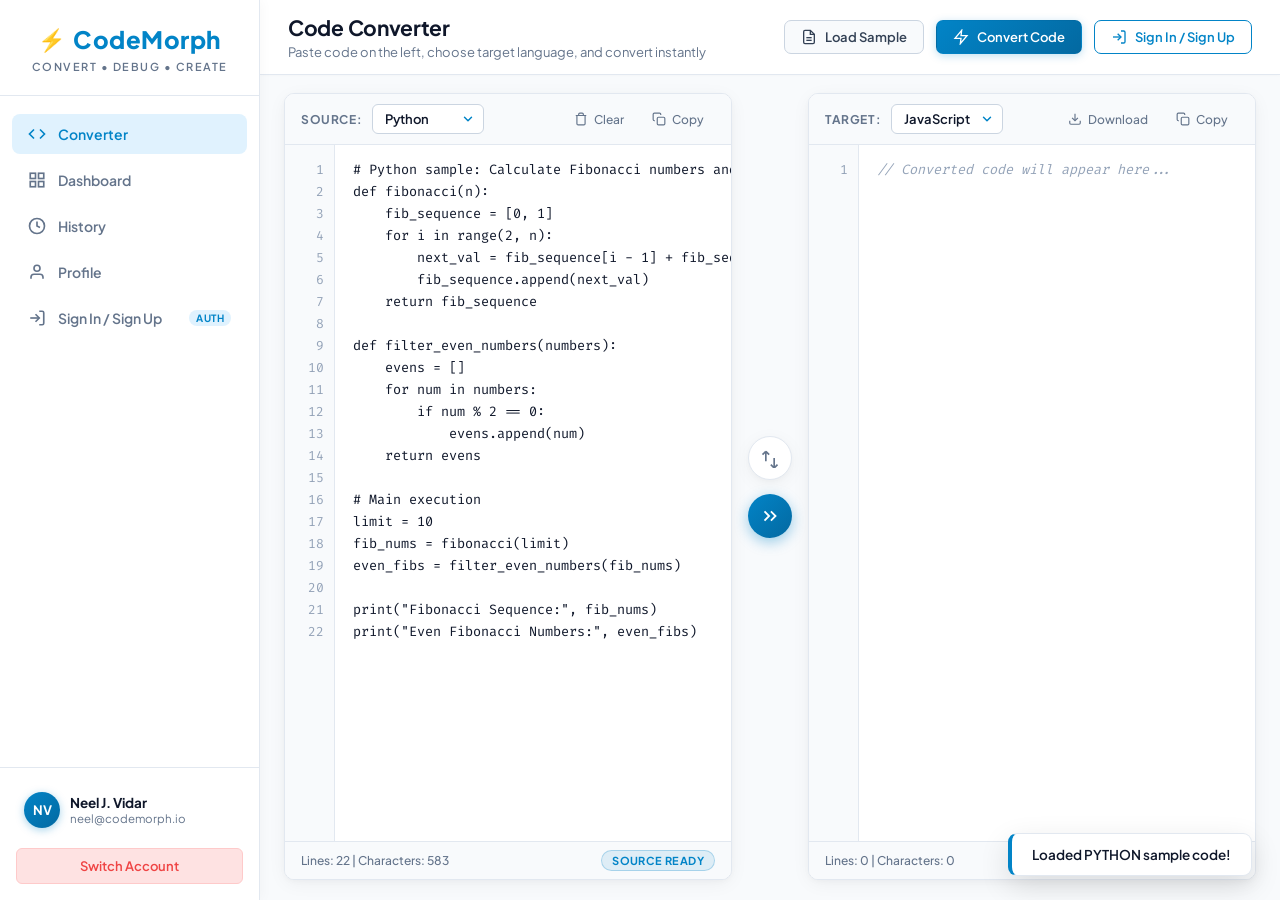
<file: frontend/index.html>
<!DOCTYPE html>
<html lang="en">
<head>
    <meta charset="UTF-8">
    <meta name="viewport" content="width=device-width, initial-scale=1.0">
    <title>CodeMorph - Code Conversion Platform</title>
    <link rel="stylesheet" href="style.css">
    <!-- Google Fonts for modern UI typography & monospace code -->
    <link rel="preconnect" href="https://fonts.googleapis.com">
    <link rel="preconnect" href="https://fonts.gstatic.com" crossorigin>
    <link href="https://fonts.googleapis.com/css2?family=Fira+Code:wght@400;500;600&family=Plus+Jakarta+Sans:wght@400;500;600;700;800&display=swap" rel="stylesheet">
</head>
<body>

    <!-- Sidebar Layout -->
    <aside class="sidebar">
        <div class="sidebar-header">
            <a href="index.html" class="brand-link">
                <div class="brand-title">
                    <span class="brand-icon">⚡</span>
                    <h2>CodeMorph</h2>
                </div>
                <span class="tagline">Convert • Debug • Create</span>
            </a>
        </div>
        
        <nav class="sidebar-nav">
            <a href="index.html" class="nav-item active">
                <svg class="nav-icon" viewBox="0 0 24 24" fill="none" stroke="currentColor" stroke-width="2"><polyline points="16 18 22 12 16 6"/><polyline points="8 6 2 12 8 18"/></svg>
                <span>Converter</span>
            </a>
            <a href="#" class="nav-item" id="nav-dashboard">
                <svg class="nav-icon" viewBox="0 0 24 24" fill="none" stroke="currentColor" stroke-width="2"><rect x="3" y="3" width="7" height="7"/><rect x="14" y="3" width="7" height="7"/><rect x="14" y="14" width="7" height="7"/><rect x="3" y="14" width="7" height="7"/></svg>
                <span>Dashboard</span>
            </a>
            <a href="#" class="nav-item" id="nav-history">
                <svg class="nav-icon" viewBox="0 0 24 24" fill="none" stroke="currentColor" stroke-width="2"><circle cx="12" cy="12" r="10"/><polyline points="12 6 12 12 16 14"/></svg>
                <span>History</span>
            </a>
            <a href="profile.html" class="nav-item">
                <svg class="nav-icon" viewBox="0 0 24 24" fill="none" stroke="currentColor" stroke-width="2"><path d="M20 21v-2a4 4 0 0 0-4-4H8a4 4 0 0 0-4 4v2"/><circle cx="12" cy="7" r="4"/></svg>
                <span>Profile</span>
            </a>
            <a href="auth.html" class="nav-item">
                <svg class="nav-icon" viewBox="0 0 24 24" fill="none" stroke="currentColor" stroke-width="2"><path d="M15 3h4a2 2 0 0 1 2 2v14a2 2 0 0 1-2 2h-4"/><polyline points="10 17 15 12 10 7"/><line x1="15" y1="12" x2="3" y2="12"/></svg>
                <span>Sign In / Sign Up</span>
                <span class="nav-badge">Auth</span>
            </a>
        </nav>

        <div class="sidebar-footer">
            <a href="profile.html" class="user-profile-card" title="Click to view profile">
                <div class="avatar" id="sidebar-avatar">NV</div>
                <div class="user-details">
                    <span class="user-name" id="sidebar-name">Neel J. Vidar</span>
                    <span class="user-email" id="sidebar-email">neel@codemorph.io</span>
                </div>
            </a>
            <a href="auth.html" class="sidebar-auth-link" id="auth-action-link">Switch Account</a>
        </div>
    </aside>

    <!-- Main Workspace (Code Conversion Workspace) -->
    <main class="main-content">
        <!-- Top Action & Navigation Bar -->
        <header class="top-bar">
            <div class="page-title-group">
                <h1 class="page-title">Code Converter</h1>
                <p class="page-description">Paste code on the left, choose target language, and convert instantly</p>
            </div>
            <div class="top-bar-actions">
                <button id="sample-btn" class="btn btn-secondary" title="Load sample code">
                    <svg viewBox="0 0 24 24" fill="none" stroke="currentColor" stroke-width="2"><path d="M14 2H6a2 2 0 0 0-2 2v16a2 2 0 0 0 2 2h12a2 2 0 0 0 2-2V8z"/><polyline points="14 2 14 8 20 8"/><line x1="16" y1="13" x2="8" y2="13"/><line x1="16" y1="17" x2="8" y2="17"/></svg>
                    <span>Load Sample</span>
                </button>
                <button id="convert-btn" class="btn btn-primary" title="Convert code">
                    <svg viewBox="0 0 24 24" fill="none" stroke="currentColor" stroke-width="2"><polygon points="13 2 3 14 12 14 11 22 21 10 12 10 13 2"/></svg>
                    <span>Convert Code</span>
                </button>
                <a href="auth.html" class="btn btn-outline" title="Go to Sign In / Sign Up">
                    <svg viewBox="0 0 24 24" fill="none" stroke="currentColor" stroke-width="2"><path d="M15 3h4a2 2 0 0 1 2 2v14a2 2 0 0 1-2 2h-4"/><polyline points="10 17 15 12 10 7"/><line x1="15" y1="12" x2="3" y2="12"/></svg>
                    <span>Sign In / Sign Up</span>
                </a>
            </div>
        </header>

        <!-- Side-by-Side Converter Workspace -->
        <div class="converter-container">
            <!-- Source Code Section (Left) -->
            <section class="editor-card">
                <div class="editor-header">
                    <div class="header-left">
                        <span class="label">Source:</span>
                        <div class="select-wrapper">
                            <select id="source-lang" class="custom-select">
                                <option value="python" selected>Python</option>
                                <option value="javascript">JavaScript</option>
                                <option value="typescript">TypeScript</option>
                                <option value="java">Java</option>
                                <option value="cpp">C++</option>
                                <option value="csharp">C#</option>
                                <option value="go">Go</option>
                                <option value="rust">Rust</option>
                                <option value="php">PHP</option>
                            </select>
                        </div>
                    </div>
                    <div class="header-right">
                        <button id="clear-btn" class="tool-btn" title="Clear Code">
                            <svg viewBox="0 0 24 24" fill="none" stroke="currentColor" stroke-width="2"><polyline points="3 6 5 6 21 6"/><path d="M19 6v14a2 2 0 0 1-2 2H7a2 2 0 0 1-2-2V6m3 0V4a2 2 0 0 1 2-2h4a2 2 0 0 1 2 2v2"/></svg>
                            <span>Clear</span>
                        </button>
                        <button id="copy-source-btn" class="tool-btn" title="Copy Source Code">
                            <svg viewBox="0 0 24 24" fill="none" stroke="currentColor" stroke-width="2"><rect x="9" y="9" width="13" height="13" rx="2" ry="2"/><path d="M5 15H4a2 2 0 0 1-2-2V4a2 2 0 0 1 2-2h9a2 2 0 0 1 2 2v1"/></svg>
                            <span>Copy</span>
                        </button>
                    </div>
                </div>

                <div class="code-box-container">
                    <div class="line-gutter" id="source-gutter">1</div>
                    <textarea id="source-code" class="code-textarea" placeholder="// Paste or write your source code here..." spellcheck="false"></textarea>
                </div>

                <div class="editor-footer">
                    <span id="source-stats" class="stats-text">Lines: 1 | Characters: 0</span>
                    <span class="status-pill status-input">Source Ready</span>
                </div>
            </section>

            <!-- Middle Quick Actions (Swap & Convert) -->
            <div class="middle-controls">
                <button id="swap-btn" class="swap-action-btn" title="Swap Source & Target Languages">
                    <svg viewBox="0 0 24 24" fill="none" stroke="currentColor" stroke-width="2"><path d="M7 16V4m0 0L3 8m4-4l4 4m6 4v12m0 0l4-4m-4 4l-4-4"/></svg>
                </button>
                <button id="morph-btn" class="morph-pulse-btn" title="Convert Now">
                    <svg viewBox="0 0 24 24" fill="none" stroke="currentColor" stroke-width="2"><polyline points="13 17 18 12 13 7"/><polyline points="6 17 11 12 6 7"/></svg>
                </button>
            </div>

            <!-- Target Converted Code Section (Right) -->
            <section class="editor-card">
                <div class="editor-header">
                    <div class="header-left">
                        <span class="label">Target:</span>
                        <div class="select-wrapper">
                            <select id="target-lang" class="custom-select">
                                <option value="javascript" selected>JavaScript</option>
                                <option value="python">Python</option>
                                <option value="typescript">TypeScript</option>
                                <option value="java">Java</option>
                                <option value="cpp">C++</option>
                                <option value="csharp">C#</option>
                                <option value="go">Go</option>
                                <option value="rust">Rust</option>
                                <option value="php">PHP</option>
                            </select>
                        </div>
                    </div>
                    <div class="header-right">
                        <button id="download-btn" class="tool-btn" title="Download Converted File">
                            <svg viewBox="0 0 24 24" fill="none" stroke="currentColor" stroke-width="2"><path d="M21 15v4a2 2 0 0 1-2 2H5a2 2 0 0 1-2-2v-4"/><polyline points="7 10 12 15 17 10"/><line x1="12" y1="15" x2="12" y2="3"/></svg>
                            <span>Download</span>
                        </button>
                        <button id="copy-target-btn" class="tool-btn" title="Copy Converted Code">
                            <svg viewBox="0 0 24 24" fill="none" stroke="currentColor" stroke-width="2"><rect x="9" y="9" width="13" height="13" rx="2" ry="2"/><path d="M5 15H4a2 2 0 0 1-2-2V4a2 2 0 0 1 2-2h9a2 2 0 0 1 2 2v1"/></svg>
                            <span>Copy</span>
                        </button>
                    </div>
                </div>

                <div class="code-box-container">
                    <div class="line-gutter" id="target-gutter">1</div>
                    <textarea id="target-code" class="code-textarea" placeholder="// Converted code will appear here..." readonly spellcheck="false"></textarea>
                    
                    <!-- Loading State Spinner -->
                    <div id="loading-overlay" class="loading-overlay hidden">
                        <div class="spinner"></div>
                        <span>Converting code...</span>
                    </div>
                </div>

                <div class="editor-footer">
                    <span id="target-stats" class="stats-text">Lines: 0 | Characters: 0</span>
                    <span id="conversion-status" class="status-pill status-ready">Waiting for Input</span>
                </div>
            </section>
        </div>
    </main>

    <!-- Interactive Toast Notification -->
    <div id="toast" class="toast hidden"></div>

    <script src="script.js"></script>
</body>
</html>
</file>
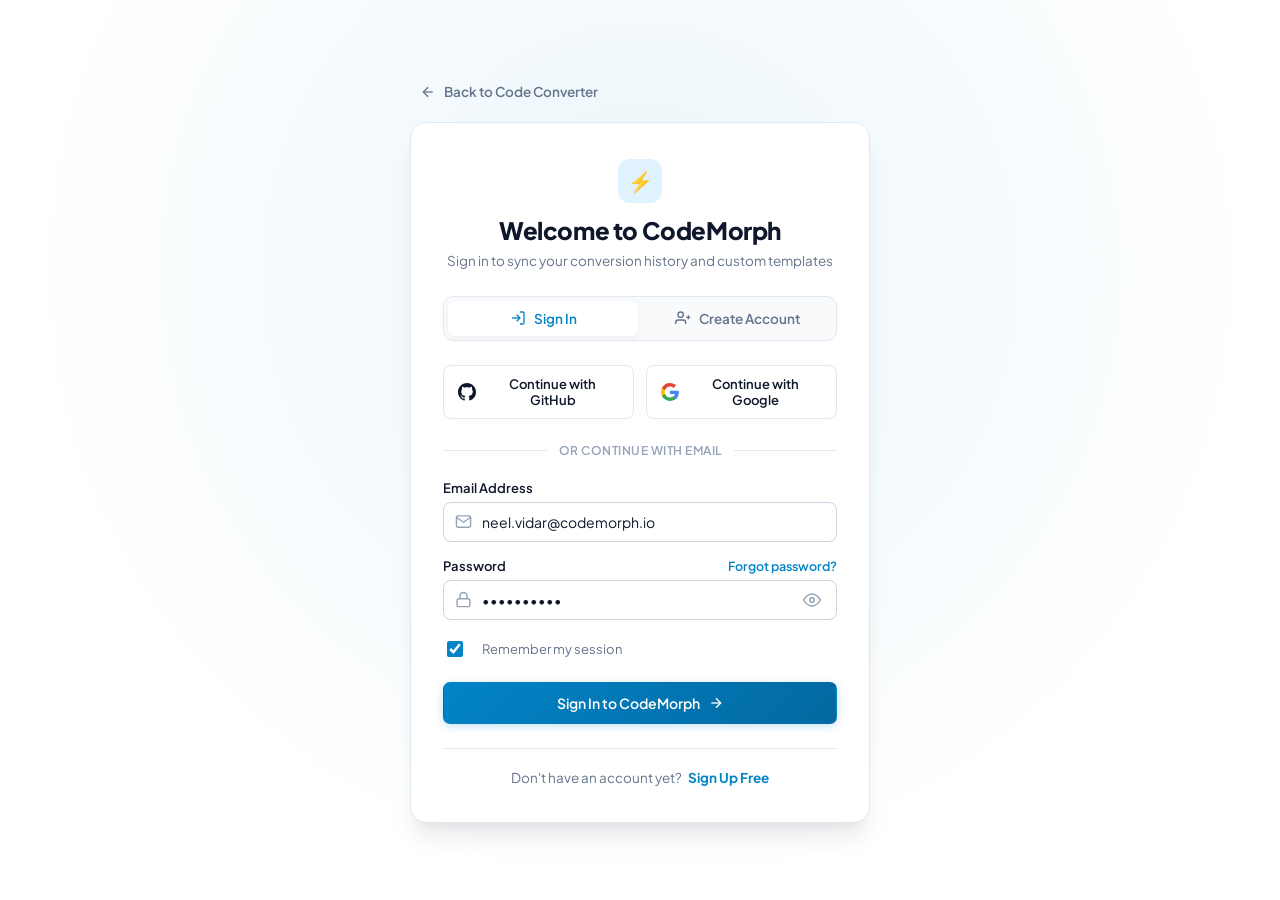
<file: frontend/auth.html>
<!DOCTYPE html>
<html lang="en">
<head>
    <meta charset="UTF-8">
    <meta name="viewport" content="width=device-width, initial-scale=1.0">
    <title>Sign In / Sign Up - CodeMorph</title>
    <link rel="stylesheet" href="style.css">
    <!-- Google Fonts for modern UI typography -->
    <link rel="preconnect" href="https://fonts.googleapis.com">
    <link rel="preconnect" href="https://fonts.gstatic.com" crossorigin>
    <link href="https://fonts.googleapis.com/css2?family=Plus+Jakarta+Sans:wght@400;500;600;700;800&display=swap" rel="stylesheet">
</head>
<body class="auth-standalone">

    <div class="auth-standalone-wrapper">
        <!-- Back Link to Converter -->
        <a href="index.html" class="auth-back-link" title="Return to Code Converter">
            <svg viewBox="0 0 24 24" fill="none" stroke="currentColor" stroke-width="2"><line x1="19" y1="12" x2="5" y2="12"/><polyline points="12 19 5 12 12 5"/></svg>
            <span>Back to Code Converter</span>
        </a>

        <!-- Centered Auth Card -->
        <div class="auth-card">
            <!-- Brand Header -->
            <div class="auth-card-header">
                <div class="auth-badge-icon">⚡</div>
                <h2 class="auth-title" id="auth-card-title">Welcome to CodeMorph</h2>
                <p class="auth-subtitle" id="auth-card-subtitle">Sign in to sync your conversion history and custom templates</p>
            </div>

            <!-- Auth Tabs Switcher (Login vs Sign Up) -->
            <div class="auth-tabs">
                <button type="button" class="auth-tab-btn active" id="tab-login-btn">
                    <svg viewBox="0 0 24 24" fill="none" stroke="currentColor" stroke-width="2"><path d="M15 3h4a2 2 0 0 1 2 2v14a2 2 0 0 1-2 2h-4"/><polyline points="10 17 15 12 10 7"/><line x1="15" y1="12" x2="3" y2="12"/></svg>
                    <span>Sign In</span>
                </button>
                <button type="button" class="auth-tab-btn" id="tab-signup-btn">
                    <svg viewBox="0 0 24 24" fill="none" stroke="currentColor" stroke-width="2"><path d="M16 21v-2a4 4 0 0 0-4-4H5a4 4 0 0 0-4 4v2"/><circle cx="8.5" cy="7" r="4"/><line x1="20" y1="8" x2="20" y2="14"/><line x1="23" y1="11" x2="17" y2="11"/></svg>
                    <span>Create Account</span>
                </button>
            </div>

            <!-- Social Fast Login -->
            <div class="social-auth-group">
                <button type="button" class="social-btn github-btn" id="github-auth-btn">
                    <svg viewBox="0 0 24 24" fill="currentColor"><path d="M12 0C5.37 0 0 5.37 0 12c0 5.31 3.435 9.795 8.205 11.385.6.105.825-.255.825-.57 0-.285-.015-1.23-.015-2.235-3.015.555-3.795-.735-4.035-1.41-.135-.345-.72-1.41-1.23-1.695-.42-.225-1.02-.78-.015-.795.945-.015 1.62.87 1.845 1.23 1.08 1.815 2.805 1.305 3.495.99.105-.78.42-1.305.765-1.605-2.67-.3-5.46-1.335-5.46-5.925 0-1.305.465-2.385 1.23-3.225-.12-.3-.54-1.53.12-3.18 0 0 1.005-.315 3.3 1.23.96-.27 1.98-.405 3-.405s2.04.135 3 .405c2.295-1.56 3.3-1.23 3.3-1.23.66 1.65.24 2.88.12 3.18.765.84 1.23 1.905 1.23 3.225 0 4.605-2.805 5.625-5.475 5.925.435.375.81 1.095.81 2.22 0 1.605-.015 2.895-.015 3.3 0 .315.225.69.825.57A12.02 12.02 0 0024 12c0-6.63-5.37-12-12-12z"/></svg>
                    <span>Continue with GitHub</span>
                </button>
                <button type="button" class="social-btn google-btn" id="google-auth-btn">
                    <svg viewBox="0 0 24 24"><path fill="#4285F4" d="M23.745 12.27c0-.7-.06-1.4-.19-2.07H12v4.51h6.6c-.29 1.52-1.14 2.82-2.4 3.68v3.05h3.88c2.27-2.09 3.665-5.17 3.665-9.17z"/><path fill="#34A853" d="M12 24c3.24 0 5.95-1.08 7.93-2.91l-3.88-3.05c-1.08.72-2.45 1.16-4.05 1.16-3.12 0-5.77-2.1-6.72-4.93H1.25v3.15C3.26 21.36 7.33 24 12 24z"/><path fill="#FBBC05" d="M5.28 14.27c-.25-.72-.38-1.49-.38-2.27s.13-1.55.38-2.27V6.58H1.25C.45 8.18 0 10.03 0 12s.45 3.82 1.25 5.42l4.03-3.15z"/><path fill="#EA4335" d="M12 4.75c1.77 0 3.35.61 4.6 1.8l3.42-3.42C17.95 1.19 15.24 0 12 0 7.33 0 3.26 2.64 1.25 6.58l4.03 3.15c.95-2.83 3.6-4.98 6.72-4.98z"/></svg>
                    <span>Continue with Google</span>
                </button>
            </div>

            <div class="auth-divider">
                <span>or continue with email</span>
            </div>

            <!-- FORM 1: LOGIN FORM -->
            <form id="login-form" class="auth-form active-form" autocomplete="on">
                <div class="form-group">
                    <label for="login-email" class="form-label">Email Address</label>
                    <div class="input-icon-wrapper">
                        <svg class="input-icon" viewBox="0 0 24 24" fill="none" stroke="currentColor" stroke-width="2"><path d="M4 4h16c1.1 0 2 .9 2 2v12c0 1.1-.9 2-2 2H4c-1.1 0-2-.9-2-2V6c0-1.1.9-2 2-2z"/><polyline points="22,6 12,13 2,6"/></svg>
                        <input type="email" id="login-email" name="email" class="form-input" placeholder="name@company.com" required value="neel.vidar@codemorph.io">
                    </div>
                </div>

                <div class="form-group">
                    <div class="label-row">
                        <label for="login-password" class="form-label">Password</label>
                        <a href="#" id="forgot-password-link" class="text-link">Forgot password?</a>
                    </div>
                    <div class="input-icon-wrapper">
                        <svg class="input-icon" viewBox="0 0 24 24" fill="none" stroke="currentColor" stroke-width="2"><rect x="3" y="11" width="18" height="11" rx="2" ry="2"/><path d="M7 11V7a5 5 0 0 1 10 0v4"/></svg>
                        <input type="password" id="login-password" name="password" class="form-input" placeholder="••••••••" required value="demo123456">
                        <button type="button" class="password-toggle-btn" data-target="login-password" title="Show/Hide Password">
                            <svg class="eye-open" viewBox="0 0 24 24" fill="none" stroke="currentColor" stroke-width="2"><path d="M1 12s4-8 11-8 11 8 11 8-4 8-11 8-11-8-11-8z"/><circle cx="12" cy="12" r="3"/></svg>
                            <svg class="eye-closed hidden" viewBox="0 0 24 24" fill="none" stroke="currentColor" stroke-width="2"><path d="M17.94 17.94A10.07 10.07 0 0 1 12 20c-7 0-11-8-11-8a18.45 18.45 0 0 1 5.06-5.94M9.9 4.24A9.12 9.12 0 0 1 12 4c7 0 11 8 11 8a18.5 18.5 0 0 1-2.16 3.19m-6.72-1.07a3 3 0 1 1-4.24-4.24"/><line x1="1" y1="1" x2="23" y2="23"/></svg>
                        </button>
                    </div>
                </div>

                <div class="form-row-checkbox">
                    <label class="custom-checkbox-label">
                        <input type="checkbox" id="login-remember" checked>
                        <span class="checkbox-box"></span>
                        <span>Remember my session</span>
                    </label>
                </div>

                <button type="submit" class="btn btn-primary btn-block" id="login-submit-btn">
                    <span>Sign In to CodeMorph</span>
                    <svg viewBox="0 0 24 24" fill="none" stroke="currentColor" stroke-width="2"><line x1="5" y1="12" x2="19" y2="12"/><polyline points="12 5 19 12 12 19"/></svg>
                </button>
            </form>

            <!-- FORM 2: SIGN UP FORM -->
            <form id="signup-form" class="auth-form hidden-form" autocomplete="on">
                <div class="form-group">
                    <label for="signup-name" class="form-label">Full Name</label>
                    <div class="input-icon-wrapper">
                        <svg class="input-icon" viewBox="0 0 24 24" fill="none" stroke="currentColor" stroke-width="2"><path d="M20 21v-2a4 4 0 0 0-4-4H8a4 4 0 0 0-4 4v2"/><circle cx="12" cy="7" r="4"/></svg>
                        <input type="text" id="signup-name" name="name" class="form-input" placeholder="e.g. Alex Morgan" required>
                    </div>
                </div>

                <div class="form-group">
                    <label for="signup-email" class="form-label">Email Address</label>
                    <div class="input-icon-wrapper">
                        <svg class="input-icon" viewBox="0 0 24 24" fill="none" stroke="currentColor" stroke-width="2"><path d="M4 4h16c1.1 0 2 .9 2 2v12c0 1.1-.9 2-2 2H4c-1.1 0-2-.9-2-2V6c0-1.1.9-2 2-2z"/><polyline points="22,6 12,13 2,6"/></svg>
                        <input type="email" id="signup-email" name="email" class="form-input" placeholder="alex@company.com" required>
                    </div>
                </div>

                <div class="form-group">
                    <label for="signup-password" class="form-label">Password</label>
                    <div class="input-icon-wrapper">
                        <svg class="input-icon" viewBox="0 0 24 24" fill="none" stroke="currentColor" stroke-width="2"><rect x="3" y="11" width="18" height="11" rx="2" ry="2"/><path d="M7 11V7a5 5 0 0 1 10 0v4"/></svg>
                        <input type="password" id="signup-password" name="password" class="form-input" placeholder="Create strong password" required>
                        <button type="button" class="password-toggle-btn" data-target="signup-password" title="Show/Hide Password">
                            <svg class="eye-open" viewBox="0 0 24 24" fill="none" stroke="currentColor" stroke-width="2"><path d="M1 12s4-8 11-8 11 8 11 8-4 8-11 8-11-8-11-8z"/><circle cx="12" cy="12" r="3"/></svg>
                            <svg class="eye-closed hidden" viewBox="0 0 24 24" fill="none" stroke="currentColor" stroke-width="2"><path d="M17.94 17.94A10.07 10.07 0 0 1 12 20c-7 0-11-8-11-8a18.45 18.45 0 0 1 5.06-5.94M9.9 4.24A9.12 9.12 0 0 1 12 4c7 0 11 8 11 8a18.5 18.5 0 0 1-2.16 3.19m-6.72-1.07a3 3 0 1 1-4.24-4.24"/><line x1="1" y1="1" x2="23" y2="23"/></svg>
                        </button>
                    </div>
                    <!-- Real-time Password Strength Meter -->
                    <div class="password-meter-container">
                        <div class="meter-bar-track">
                            <div class="meter-bar-fill" id="pwd-strength-bar"></div>
                        </div>
                        <span class="meter-label" id="pwd-strength-label">Enter a password</span>
                    </div>
                </div>

                <div class="form-group">
                    <label for="signup-confirm-password" class="form-label">Confirm Password</label>
                    <div class="input-icon-wrapper">
                        <svg class="input-icon" viewBox="0 0 24 24" fill="none" stroke="currentColor" stroke-width="2"><rect x="3" y="11" width="18" height="11" rx="2" ry="2"/><path d="M7 11V7a5 5 0 0 1 10 0v4"/></svg>
                        <input type="password" id="signup-confirm-password" name="confirmPassword" class="form-input" placeholder="Repeat password" required>
                    </div>
                    <span class="input-hint" id="pwd-match-hint"></span>
                </div>

                <div class="form-row-checkbox">
                    <label class="custom-checkbox-label">
                        <input type="checkbox" id="signup-terms" required>
                        <span class="checkbox-box"></span>
                        <span>I agree to the <a href="#" class="text-link">Terms of Service</a> & <a href="#" class="text-link">Privacy Policy</a></span>
                    </label>
                </div>

                <button type="submit" class="btn btn-primary btn-block" id="signup-submit-btn">
                    <span>Create Free Account</span>
                    <svg viewBox="0 0 24 24" fill="none" stroke="currentColor" stroke-width="2"><line x1="5" y1="12" x2="19" y2="12"/><polyline points="12 5 19 12 12 19"/></svg>
                </button>
            </form>

            <!-- Auth Card Footer Switcher -->
            <div class="auth-card-footer">
                <span id="auth-switch-text">Don't have an account yet?</span>
                <button type="button" class="link-btn" id="auth-switch-btn">Sign Up Free</button>
            </div>
        </div>
    </div>

    <!-- Interactive Toast Notification -->
    <div id="toast" class="toast hidden"></div>

    <script src="auth.js"></script>
</body>
</html>
</file>
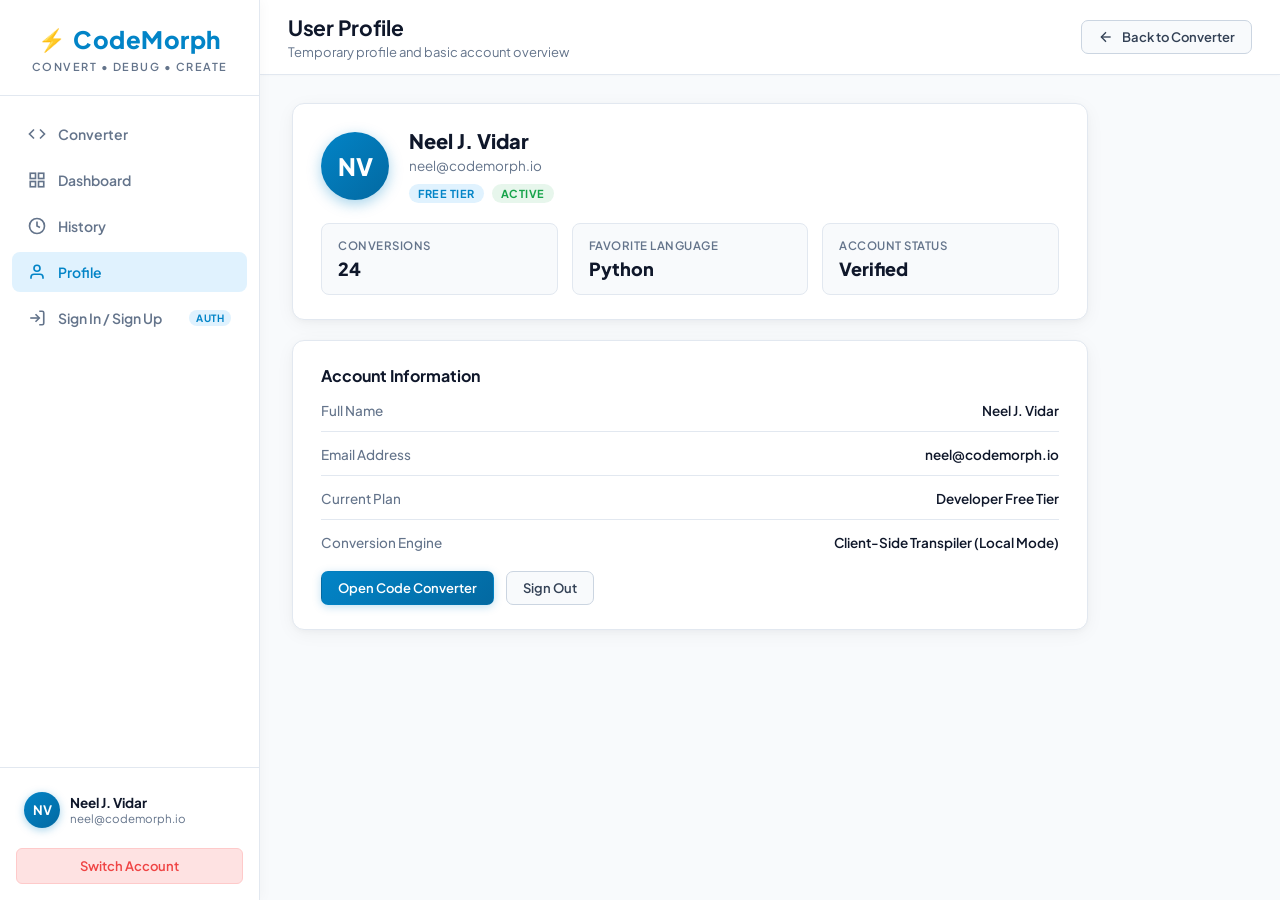
<file: frontend/profile.html>
<!DOCTYPE html>
<html lang="en">
<head>
    <meta charset="UTF-8">
    <meta name="viewport" content="width=device-width, initial-scale=1.0">
    <title>User Profile - CodeMorph</title>
    <link rel="stylesheet" href="style.css">
    <!-- Google Fonts for modern UI typography -->
    <link rel="preconnect" href="https://fonts.googleapis.com">
    <link rel="preconnect" href="https://fonts.gstatic.com" crossorigin>
    <link href="https://fonts.googleapis.com/css2?family=Plus+Jakarta+Sans:wght@400;500;600;700;800&display=swap" rel="stylesheet">
</head>
<body>

    <!-- Sidebar Layout (Preserved) -->
    <aside class="sidebar">
        <div class="sidebar-header">
            <a href="index.html" class="brand-link">
                <div class="brand-title">
                    <span class="brand-icon">⚡</span>
                    <h2>CodeMorph</h2>
                </div>
                <span class="tagline">Convert • Debug • Create</span>
            </a>
        </div>
        
        <nav class="sidebar-nav">
            <a href="index.html" class="nav-item">
                <svg class="nav-icon" viewBox="0 0 24 24" fill="none" stroke="currentColor" stroke-width="2"><polyline points="16 18 22 12 16 6"/><polyline points="8 6 2 12 8 18"/></svg>
                <span>Converter</span>
            </a>
            <a href="#" class="nav-item" id="nav-dashboard">
                <svg class="nav-icon" viewBox="0 0 24 24" fill="none" stroke="currentColor" stroke-width="2"><rect x="3" y="3" width="7" height="7"/><rect x="14" y="3" width="7" height="7"/><rect x="14" y="14" width="7" height="7"/><rect x="3" y="14" width="7" height="7"/></svg>
                <span>Dashboard</span>
            </a>
            <a href="#" class="nav-item" id="nav-history">
                <svg class="nav-icon" viewBox="0 0 24 24" fill="none" stroke="currentColor" stroke-width="2"><circle cx="12" cy="12" r="10"/><polyline points="12 6 12 12 16 14"/></svg>
                <span>History</span>
            </a>
            <a href="profile.html" class="nav-item active">
                <svg class="nav-icon" viewBox="0 0 24 24" fill="none" stroke="currentColor" stroke-width="2"><path d="M20 21v-2a4 4 0 0 0-4-4H8a4 4 0 0 0-4 4v2"/><circle cx="12" cy="7" r="4"/></svg>
                <span>Profile</span>
            </a>
            <a href="auth.html" class="nav-item">
                <svg class="nav-icon" viewBox="0 0 24 24" fill="none" stroke="currentColor" stroke-width="2"><path d="M15 3h4a2 2 0 0 1 2 2v14a2 2 0 0 1-2 2h-4"/><polyline points="10 17 15 12 10 7"/><line x1="15" y1="12" x2="3" y2="12"/></svg>
                <span>Sign In / Sign Up</span>
                <span class="nav-badge">Auth</span>
            </a>
        </nav>

        <div class="sidebar-footer">
            <a href="profile.html" class="user-profile-card">
                <div class="avatar" id="sidebar-avatar">NV</div>
                <div class="user-details">
                    <span class="user-name" id="sidebar-name">Neel J. Vidar</span>
                    <span class="user-email" id="sidebar-email">neel@codemorph.io</span>
                </div>
            </a>
            <a href="auth.html" class="sidebar-auth-link" id="auth-action-link">Switch Account</a>
        </div>
    </aside>

    <!-- Main Content Workspace -->
    <main class="main-content">
        <!-- Top Navigation Bar -->
        <header class="top-bar">
            <div class="page-title-group">
                <h1 class="page-title">User Profile</h1>
                <p class="page-description">Temporary profile and basic account overview</p>
            </div>
            <div class="top-bar-actions">
                <a href="index.html" class="btn btn-secondary" title="Return to Code Converter">
                    <svg viewBox="0 0 24 24" fill="none" stroke="currentColor" stroke-width="2"><line x1="19" y1="12" x2="5" y2="12"/><polyline points="12 19 5 12 12 5"/></svg>
                    <span>Back to Converter</span>
                </a>
            </div>
        </header>

        <!-- Profile Container -->
        <div class="profile-container">
            <!-- Card 1: User Identity & Stats -->
            <div class="profile-card">
                <div class="profile-header-group">
                    <div class="profile-avatar-large" id="profile-avatar-large">NV</div>
                    <div class="profile-title-details">
                        <h2 class="profile-name" id="profile-name">Neel J. Vidar</h2>
                        <span class="profile-email" id="profile-email">neel@codemorph.io</span>
                        <div class="profile-badges">
                            <span class="profile-badge badge-primary">Free Tier</span>
                            <span class="profile-badge badge-success">Active</span>
                        </div>
                    </div>
                </div>

                <!-- Basic Stats Grid -->
                <div class="profile-stats-grid">
                    <div class="stat-box">
                        <span class="stat-box-label">Conversions</span>
                        <span class="stat-box-value">24</span>
                    </div>
                    <div class="stat-box">
                        <span class="stat-box-label">Favorite Language</span>
                        <span class="stat-box-value">Python</span>
                    </div>
                    <div class="stat-box">
                        <span class="stat-box-label">Account Status</span>
                        <span class="stat-box-value">Verified</span>
                    </div>
                </div>
            </div>

            <!-- Card 2: Basic Account Details -->
            <div class="profile-card">
                <h3 class="profile-section-title">Account Information</h3>
                <div class="profile-info-list">
                    <div class="profile-info-row">
                        <span class="info-label">Full Name</span>
                        <span class="info-value" id="info-name">Neel J. Vidar</span>
                    </div>
                    <div class="profile-info-row">
                        <span class="info-label">Email Address</span>
                        <span class="info-value" id="info-email">neel@codemorph.io</span>
                    </div>
                    <div class="profile-info-row">
                        <span class="info-label">Current Plan</span>
                        <span class="info-value">Developer Free Tier</span>
                    </div>
                    <div class="profile-info-row">
                        <span class="info-label">Conversion Engine</span>
                        <span class="info-value">Client-Side Transpiler (Local Mode)</span>
                    </div>
                </div>

                <div class="profile-actions-row">
                    <a href="index.html" class="btn btn-primary">Open Code Converter</a>
                    <a href="auth.html" class="btn btn-secondary" id="signout-link">Sign Out</a>
                </div>
            </div>
        </div>
    </main>

    <!-- Interactive Toast Notification -->
    <div id="toast" class="toast hidden"></div>

    <script>
        document.addEventListener('DOMContentLoaded', () => {
            // Hydrate profile data from localStorage if available
            const savedUser = JSON.parse(localStorage.getItem('codemorph_user') || 'null');
            if (savedUser) {
                const name = savedUser.name || 'Neel J. Vidar';
                const email = savedUser.email || 'neel@codemorph.io';
                const initials = savedUser.initials || 'NV';

                // Profile elements
                document.getElementById('profile-name').textContent = name;
                document.getElementById('profile-email').textContent = email;
                document.getElementById('profile-avatar-large').textContent = initials;
                document.getElementById('info-name').textContent = name;
                document.getElementById('info-email').textContent = email;

                // Sidebar elements
                document.getElementById('sidebar-name').textContent = name;
                document.getElementById('sidebar-email').textContent = email;
                document.getElementById('sidebar-avatar').textContent = initials;
            }

            // Toast helper
            const toast = document.getElementById('toast');
            let toastTimeout;
            function showToast(message, type = 'info') {
                if (!toast) return;
                clearTimeout(toastTimeout);
                toast.textContent = message;
                toast.className = `toast show ${type}`;
                toastTimeout = setTimeout(() => {
                    toast.className = 'toast hidden';
                }, 3000);
            }

            // Navigation placeholders
            const navDashboard = document.getElementById('nav-dashboard');
            const navHistory = document.getElementById('nav-history');
            if (navDashboard) {
                navDashboard.addEventListener('click', (e) => {
                    e.preventDefault();
                    showToast('Dashboard analytics coming soon with backend integration!', 'info');
                });
            }
            if (navHistory) {
                navHistory.addEventListener('click', (e) => {
                    e.preventDefault();
                    showToast('Conversion history is active for your account.', 'info');
                });
            }

            // Sign out handler
            const signoutLink = document.getElementById('signout-link');
            if (signoutLink) {
                signoutLink.addEventListener('click', () => {
                    localStorage.removeItem('codemorph_user');
                });
            }
        });
    </script>
</body>
</html>
</file>
<file: frontend/style.css>
/* ========================================================
   CodeMorph - Modern SaaS Light Theme Stylesheet
   Pure Light Theme • Side-by-Side Converter • Standalone Auth
   ======================================================== */

:root {
    /* Base Backgrounds */
    --bg-body: #f8fafc;
    --bg-sidebar: #ffffff;
    --bg-sidebar-hover: #f1f5f9;
    --bg-sidebar-active: #e0f2fe;
    --sidebar-border: #e2e8f0;
    --bg-header: #ffffff;
    --header-border: #e2e8f0;

    /* Card & Panel */
    --bg-card: #ffffff;
    --bg-panel-header: #f8fafc;
    --bg-editor: #ffffff;
    --bg-gutter: #f8fafc;
    --color-gutter: #94a3b8;
    --gutter-border: #e2e8f0;
    --border-color: #e2e8f0;
    --border-subtle: #f1f5f9;
    --border-focus: #0284c7;

    /* Typography */
    --text-main: #0f172a;
    --text-muted: #64748b;
    --text-subtle: #94a3b8;
    --code-color: #0f172a;

    /* Brand & Accent */
    --primary: #0284c7;
    --primary-gradient: linear-gradient(135deg, #0284c7, #0369a1);
    --primary-hover: #0369a1;
    --primary-light: #e0f2fe;
    --primary-text: #ffffff;

    /* Controls & Inputs */
    --input-bg: #ffffff;
    --input-border: #cbd5e1;
    --input-border-focus: #0284c7;
    --input-focus-ring: 0 0 0 3px rgba(2, 132, 199, 0.15);

    /* Secondary Buttons */
    --btn-secondary-bg: #f8fafc;
    --btn-secondary-border: #cbd5e1;
    --btn-secondary-text: #334155;
    --btn-secondary-hover: #f1f5f9;

    /* Shadows */
    --card-shadow: 0 4px 20px -2px rgba(15, 23, 42, 0.06), 0 2px 6px -1px rgba(15, 23, 42, 0.03);
    --card-shadow-elevated: 0 20px 25px -5px rgba(15, 23, 42, 0.08), 0 10px 10px -5px rgba(15, 23, 42, 0.04);

    /* Status Pills */
    --status-input-bg: rgba(2, 132, 199, 0.1);
    --status-input-text: #0284c7;
    --status-input-border: rgba(2, 132, 199, 0.25);

    --status-ready-bg: rgba(100, 116, 139, 0.1);
    --status-ready-text: #64748b;
    --status-ready-border: rgba(100, 116, 139, 0.25);

    --status-conv-bg: rgba(245, 158, 11, 0.1);
    --status-conv-text: #d97706;
    --status-conv-border: rgba(245, 158, 11, 0.25);

    --status-success-bg: rgba(22, 163, 74, 0.1);
    --status-success-text: #16a34a;
    --status-success-border: rgba(22, 163, 74, 0.25);

    /* Scrollbars */
    --scrollbar-track: #f1f5f9;
    --scrollbar-thumb: #cbd5e1;
    --scrollbar-thumb-hover: #94a3b8;
}

/* ========================================================
   Global Reset & Base Styles
   ======================================================== */
* {
    box-sizing: border-box;
}

body {
    margin: 0;
    font-family: 'Plus Jakarta Sans', -apple-system, BlinkMacSystemFont, 'Segoe UI', Roboto, sans-serif;
    background-color: var(--bg-body);
    color: var(--text-main);
    display: flex;
    height: 100vh;
    overflow: hidden;
}

/* ========================================================
   Sidebar Layout (Preserved on index.html)
   ======================================================== */
.sidebar {
    width: 260px;
    height: 100vh;
    background-color: var(--bg-sidebar);
    color: var(--text-main);
    display: flex;
    flex-direction: column;
    border-right: 1px solid var(--sidebar-border);
    box-shadow: 2px 0 12px rgba(0, 0, 0, 0.03);
    box-sizing: border-box;
    flex-shrink: 0;
    z-index: 10;
}

/* Top: Logo section */
.sidebar-header {
    padding: 24px 20px 20px;
    text-align: center;
    border-bottom: 1px solid var(--sidebar-border);
}

.brand-link {
    text-decoration: none;
    color: inherit;
    display: inline-block;
}

.brand-title {
    display: flex;
    align-items: center;
    justify-content: center;
    gap: 8px;
}

.brand-icon {
    font-size: 22px;
}

.sidebar-header h2 {
    margin: 0;
    color: var(--primary);
    font-size: 24px;
    letter-spacing: 0.5px;
    font-weight: 800;
}

.tagline {
    display: block;
    margin-top: 6px;
    font-size: 11px;
    color: var(--text-muted);
    letter-spacing: 1.5px;
    text-transform: uppercase;
    font-weight: 600;
}

/* Middle: Navigation Links */
.sidebar-nav {
    flex: 1;
    padding: 18px 12px;
    display: flex;
    flex-direction: column;
    gap: 6px;
    overflow-y: auto;
}

.nav-item {
    padding: 11px 16px;
    color: var(--text-muted);
    text-decoration: none;
    font-size: 14px;
    font-weight: 600;
    border-radius: 8px;
    transition: all 0.2s ease;
    display: flex;
    align-items: center;
    gap: 12px;
    position: relative;
}

.nav-item .nav-icon {
    width: 18px;
    height: 18px;
    stroke-width: 2.2;
    flex-shrink: 0;
}

.nav-item:hover {
    background-color: var(--bg-sidebar-hover);
    color: var(--text-main);
}

.nav-item.active {
    background-color: var(--bg-sidebar-active);
    color: var(--primary);
}

.nav-badge {
    margin-left: auto;
    background-color: var(--primary-light);
    color: var(--primary);
    font-size: 10px;
    font-weight: 700;
    padding: 2px 7px;
    border-radius: 10px;
    text-transform: uppercase;
    letter-spacing: 0.5px;
}

/* Bottom: User Info & Logout */
.sidebar-footer {
    padding: 16px;
    border-top: 1px solid var(--sidebar-border);
    background-color: var(--bg-sidebar);
    display: flex;
    flex-direction: column;
    gap: 12px;
}

.user-profile-card {
    display: flex;
    align-items: center;
    gap: 10px;
    padding: 8px;
    border-radius: 8px;
    text-decoration: none;
    color: inherit;
    transition: background-color 0.2s ease;
}

.user-profile-card:hover {
    background-color: var(--bg-sidebar-hover);
}

.avatar {
    width: 36px;
    height: 36px;
    background: var(--primary-gradient);
    border-radius: 50%;
    display: flex;
    align-items: center;
    justify-content: center;
    font-size: 13px;
    font-weight: 700;
    color: #ffffff;
    flex-shrink: 0;
    box-shadow: 0 2px 8px rgba(2, 132, 199, 0.35);
}

.user-details {
    display: flex;
    flex-direction: column;
    min-width: 0;
}

.user-name {
    font-size: 13.5px;
    font-weight: 700;
    color: var(--text-main);
    white-space: nowrap;
    overflow: hidden;
    text-overflow: ellipsis;
}

.user-email {
    font-size: 11.5px;
    color: var(--text-muted);
    white-space: nowrap;
    overflow: hidden;
    text-overflow: ellipsis;
}

.sidebar-auth-link {
    width: 100%;
    padding: 9px 12px;
    background-color: #fee2e2;
    color: #ef4444;
    border: 1px solid #fecaca;
    border-radius: 6px;
    cursor: pointer;
    font-size: 13px;
    font-weight: 600;
    transition: all 0.2s ease;
    font-family: inherit;
    text-align: center;
    text-decoration: none;
    display: block;
}

.sidebar-auth-link:hover {
    background-color: #fca5a5;
    color: #b91c1c;
}

/* ========================================================
   Main Content Workspace (index.html)
   ======================================================== */
.main-content {
    flex: 1;
    display: flex;
    flex-direction: column;
    height: 100vh;
    overflow: hidden;
    background-color: var(--bg-body);
}

/* Top Navigation Bar */
.top-bar {
    padding: 14px 28px;
    background-color: var(--bg-header);
    border-bottom: 1px solid var(--header-border);
    display: flex;
    align-items: center;
    justify-content: space-between;
    flex-shrink: 0;
    box-shadow: 0 1px 3px rgba(0, 0, 0, 0.02);
}

.page-title-group {
    display: flex;
    flex-direction: column;
    gap: 3px;
}

.page-title {
    margin: 0;
    font-size: 21px;
    font-weight: 700;
    color: var(--text-main);
    letter-spacing: -0.3px;
}

.page-description {
    margin: 0;
    font-size: 13px;
    color: var(--text-muted);
}

.top-bar-actions {
    display: flex;
    align-items: center;
    gap: 12px;
}

/* Buttons */
.btn {
    display: inline-flex;
    align-items: center;
    gap: 8px;
    padding: 8px 16px;
    border-radius: 7px;
    font-size: 13px;
    font-weight: 600;
    cursor: pointer;
    transition: all 0.2s ease;
    border: 1px solid transparent;
    font-family: inherit;
    text-decoration: none;
}

.btn svg {
    width: 16px;
    height: 16px;
}

.btn-secondary {
    background-color: var(--btn-secondary-bg);
    color: var(--btn-secondary-text);
    border-color: var(--btn-secondary-border);
}

.btn-secondary:hover {
    background-color: var(--btn-secondary-hover);
    color: var(--text-main);
    border-color: var(--text-muted);
}

.btn-outline {
    background-color: transparent;
    color: var(--primary);
    border-color: var(--primary);
}

.btn-outline:hover {
    background-color: var(--primary-light);
}

.btn-primary {
    background: var(--primary-gradient);
    color: var(--primary-text);
    box-shadow: 0 2px 8px rgba(2, 132, 199, 0.25);
}

.btn-primary:hover {
    background: var(--primary-hover);
    box-shadow: 0 4px 14px rgba(2, 132, 199, 0.4);
    transform: translateY(-1px);
}

.btn-primary:active {
    transform: translateY(0);
}

.btn-block {
    width: 100%;
    justify-content: center;
    padding: 11px 18px;
    font-size: 14px;
}

/* ========================================================
   Converter Workspace (Side-by-Side Editors)
   ======================================================== */
.converter-container {
    flex: 1;
    display: flex;
    gap: 16px;
    padding: 18px 24px 20px;
    overflow: hidden;
    align-items: stretch;
}

/* Editor Card */
.editor-card {
    flex: 1;
    display: flex;
    flex-direction: column;
    background-color: var(--bg-card);
    border: 1px solid var(--border-color);
    border-radius: 10px;
    overflow: hidden;
    box-shadow: var(--card-shadow);
    transition: border-color 0.2s, box-shadow 0.2s;
    min-width: 0;
}

.editor-card:focus-within {
    border-color: var(--border-focus);
    box-shadow: 0 0 0 3px rgba(2, 132, 199, 0.12);
}

/* Header inside Editor Card */
.editor-header {
    display: flex;
    align-items: center;
    justify-content: space-between;
    padding: 10px 16px;
    background-color: var(--bg-panel-header);
    border-bottom: 1px solid var(--border-color);
    flex-shrink: 0;
}

.header-left {
    display: flex;
    align-items: center;
    gap: 10px;
}

.label {
    font-size: 12px;
    font-weight: 700;
    color: var(--text-muted);
    text-transform: uppercase;
    letter-spacing: 0.6px;
}

/* Custom Select Dropdown */
.select-wrapper {
    position: relative;
}

.custom-select {
    appearance: none;
    -webkit-appearance: none;
    background-color: var(--input-bg);
    color: var(--text-main);
    border: 1px solid var(--input-border);
    border-radius: 6px;
    padding: 6px 30px 6px 12px;
    font-size: 13px;
    font-weight: 600;
    cursor: pointer;
    outline: none;
    transition: border-color 0.2s, box-shadow 0.2s;
    background-image: url("data:image/svg+xml;charset=UTF-8,%3csvg xmlns='http://www.w3.org/2000/svg' viewBox='0 0 24 24' fill='none' stroke='%230284c7' stroke-width='2.5' stroke-linecap='round' stroke-linejoin='round'%3e%3cpolyline points='6 9 12 15 18 9'%3e%3c/polyline%3e%3c/svg%3e");
    background-repeat: no-repeat;
    background-position: right 8px center;
    background-size: 14px;
    font-family: inherit;
}

.custom-select:hover {
    border-color: var(--primary);
}

.custom-select:focus {
    border-color: var(--primary);
    box-shadow: var(--input-focus-ring);
}

/* Header Tools */
.header-right {
    display: flex;
    align-items: center;
    gap: 6px;
}

.tool-btn {
    background: transparent;
    border: 1px solid transparent;
    color: var(--text-muted);
    padding: 5px 10px;
    border-radius: 5px;
    font-size: 12px;
    cursor: pointer;
    display: inline-flex;
    align-items: center;
    gap: 6px;
    transition: all 0.2s ease;
    font-family: inherit;
    font-weight: 500;
}

.tool-btn svg {
    width: 14px;
    height: 14px;
}

.tool-btn:hover {
    background-color: var(--bg-sidebar-hover);
    color: var(--text-main);
    border-color: var(--border-color);
}

/* ========================================================
   Code Box & Textarea Area
   ======================================================== */
.code-box-container {
    flex: 1;
    display: flex;
    position: relative;
    background-color: var(--bg-editor);
    overflow: hidden;
}

/* Line Number Gutter */
.line-gutter {
    width: 50px;
    padding: 14px 10px;
    background-color: var(--bg-gutter);
    color: var(--color-gutter);
    font-family: 'Fira Code', Consolas, 'Courier New', monospace;
    font-size: 13px;
    line-height: 22px;
    text-align: right;
    user-select: none;
    border-right: 1px solid var(--gutter-border);
    overflow: hidden;
    white-space: pre;
    box-sizing: border-box;
    flex-shrink: 0;
}

.line-gutter div {
    height: 22px;
}

/* Code Textarea */
.code-textarea {
    flex: 1;
    background: transparent;
    border: none;
    outline: none;
    resize: none;
    color: var(--code-color);
    font-family: 'Fira Code', Consolas, 'Courier New', monospace;
    font-size: 13.5px;
    line-height: 22px;
    padding: 14px 18px;
    tab-size: 4;
    white-space: pre;
    overflow-wrap: normal;
    overflow: auto;
    margin: 0;
}

.code-textarea::placeholder {
    color: var(--text-subtle);
    font-style: italic;
}

/* Sleek Scrollbars */
.code-textarea::-webkit-scrollbar {
    width: 9px;
    height: 9px;
}

.code-textarea::-webkit-scrollbar-track {
    background: var(--scrollbar-track);
}

.code-textarea::-webkit-scrollbar-thumb {
    background: var(--scrollbar-thumb);
    border-radius: 5px;
}

.code-textarea::-webkit-scrollbar-thumb:hover {
    background: var(--scrollbar-thumb-hover);
}

/* Loading Overlay for Target Code */
.loading-overlay {
    position: absolute;
    inset: 0;
    background: rgba(255, 255, 255, 0.88);
    display: flex;
    flex-direction: column;
    align-items: center;
    justify-content: center;
    gap: 14px;
    backdrop-filter: blur(2px);
    z-index: 5;
    transition: opacity 0.2s ease;
}

.loading-overlay.hidden {
    display: none;
}

.spinner {
    width: 38px;
    height: 38px;
    border: 3px solid rgba(2, 132, 199, 0.2);
    border-top-color: var(--primary);
    border-radius: 50%;
    animation: spin 0.8s linear infinite;
}

@keyframes spin {
    to { transform: rotate(360deg); }
}

.loading-overlay span {
    font-size: 14px;
    color: var(--primary);
    font-weight: 600;
}

/* Editor Footer */
.editor-footer {
    display: flex;
    align-items: center;
    justify-content: space-between;
    padding: 8px 16px;
    background-color: var(--bg-panel-header);
    border-top: 1px solid var(--border-color);
    flex-shrink: 0;
}

.stats-text {
    font-size: 12px;
    color: var(--text-muted);
    font-family: inherit;
    font-weight: 500;
}

.status-pill {
    font-size: 11px;
    padding: 3px 10px;
    border-radius: 12px;
    font-weight: 700;
    text-transform: uppercase;
    letter-spacing: 0.4px;
}

.status-input {
    background-color: var(--status-input-bg);
    color: var(--status-input-text);
    border: 1px solid var(--status-input-border);
}

.status-ready {
    background-color: var(--status-ready-bg);
    color: var(--status-ready-text);
    border: 1px solid var(--status-ready-border);
}

.status-converting {
    background-color: var(--status-conv-bg);
    color: var(--status-conv-text);
    border: 1px solid var(--status-conv-border);
}

.status-converted {
    background-color: var(--status-success-bg);
    color: var(--status-success-text);
    border: 1px solid var(--status-success-border);
}

/* ========================================================
   Middle Controls / Action Divider
   ======================================================== */
.middle-controls {
    display: flex;
    flex-direction: column;
    justify-content: center;
    align-items: center;
    gap: 14px;
    flex-shrink: 0;
    z-index: 2;
}

.swap-action-btn,
.morph-pulse-btn {
    width: 44px;
    height: 44px;
    border-radius: 50%;
    display: flex;
    align-items: center;
    justify-content: center;
    cursor: pointer;
    transition: all 0.25s ease;
    border: 1px solid var(--border-color);
}

.swap-action-btn {
    background-color: var(--bg-card);
    color: var(--text-muted);
    box-shadow: var(--card-shadow);
}

.swap-action-btn svg {
    width: 20px;
    height: 20px;
    transition: transform 0.3s ease;
}

.swap-action-btn:hover {
    background-color: var(--bg-sidebar-hover);
    color: var(--primary);
    border-color: var(--primary);
    transform: rotate(180deg);
}

.morph-pulse-btn {
    background: var(--primary-gradient);
    color: #ffffff;
    border: none;
    box-shadow: 0 4px 14px rgba(2, 132, 199, 0.4);
}

.morph-pulse-btn svg {
    width: 22px;
    height: 22px;
}

.morph-pulse-btn:hover {
    background: var(--primary-hover);
    transform: scale(1.1);
    box-shadow: 0 6px 18px rgba(2, 132, 199, 0.55);
}

.morph-pulse-btn:active {
    transform: scale(0.95);
}

/* ========================================================
   STANDALONE AUTH PAGE (auth.html)
   No Sidebar, No Navbar — Form perfectly centered
   ======================================================== */
body.auth-standalone {
    display: flex;
    align-items: center;
    justify-content: center;
    min-height: 100vh;
    height: 100vh;
    overflow-y: auto;
    background-color: var(--bg-body);
    background: radial-gradient(circle at 50% 30%, rgba(2, 132, 199, 0.08) 0%, rgba(248, 250, 252, 0) 70%);
    padding: 30px 16px;
    box-sizing: border-box;
}

.auth-standalone-wrapper {
    width: 100%;
    max-width: 460px;
    display: flex;
    flex-direction: column;
    align-items: center;
    gap: 16px;
    margin: auto;
}

.auth-back-link {
    align-self: flex-start;
    display: inline-flex;
    align-items: center;
    gap: 8px;
    font-size: 13.5px;
    font-weight: 600;
    color: var(--text-muted);
    text-decoration: none;
    transition: all 0.2s ease;
    padding: 6px 10px;
    border-radius: 6px;
}

.auth-back-link svg {
    width: 16px;
    height: 16px;
}

.auth-back-link:hover {
    color: var(--primary);
    background-color: var(--primary-light);
    transform: translateX(-3px);
}

.auth-card {
    width: 100%;
    background-color: var(--bg-card);
    border: 1px solid var(--border-color);
    border-radius: 16px;
    padding: 36px 32px;
    box-shadow: var(--card-shadow-elevated);
    display: flex;
    flex-direction: column;
}

.auth-card-header {
    text-align: center;
    margin-bottom: 24px;
}

.auth-badge-icon {
    width: 44px;
    height: 44px;
    background-color: var(--primary-light);
    color: var(--primary);
    border-radius: 12px;
    display: inline-flex;
    align-items: center;
    justify-content: center;
    font-size: 20px;
    margin-bottom: 12px;
}

.auth-title {
    margin: 0;
    font-size: 24px;
    font-weight: 800;
    color: var(--text-main);
    letter-spacing: -0.4px;
}

.auth-subtitle {
    margin: 6px 0 0;
    font-size: 13.5px;
    color: var(--text-muted);
    line-height: 1.5;
}

/* Tabs: Sign In vs Sign Up */
.auth-tabs {
    display: flex;
    background-color: var(--bg-body);
    border: 1px solid var(--border-color);
    border-radius: 10px;
    padding: 4px;
    gap: 4px;
    margin-bottom: 24px;
}

.auth-tab-btn {
    flex: 1;
    display: flex;
    align-items: center;
    justify-content: center;
    gap: 8px;
    padding: 9px 14px;
    border: none;
    background: transparent;
    border-radius: 7px;
    font-size: 13.5px;
    font-weight: 600;
    color: var(--text-muted);
    cursor: pointer;
    transition: all 0.2s ease;
    font-family: inherit;
}

.auth-tab-btn svg {
    width: 16px;
    height: 16px;
}

.auth-tab-btn:hover {
    color: var(--text-main);
}

.auth-tab-btn.active {
    background-color: var(--bg-card);
    color: var(--primary);
    box-shadow: 0 2px 6px rgba(0, 0, 0, 0.05);
}

/* Social Buttons */
.social-auth-group {
    display: flex;
    gap: 12px;
    margin-bottom: 20px;
}

.social-btn {
    flex: 1;
    display: flex;
    align-items: center;
    justify-content: center;
    gap: 10px;
    padding: 10px 14px;
    background-color: var(--bg-card);
    border: 1px solid var(--border-color);
    border-radius: 8px;
    font-size: 13px;
    font-weight: 600;
    color: var(--text-main);
    cursor: pointer;
    transition: all 0.2s ease;
    font-family: inherit;
}

.social-btn svg {
    width: 18px;
    height: 18px;
    flex-shrink: 0;
}

.social-btn:hover {
    background-color: var(--bg-sidebar-hover);
    border-color: var(--text-muted);
    transform: translateY(-1px);
}

/* Divider */
.auth-divider {
    display: flex;
    align-items: center;
    text-align: center;
    margin: 4px 0 22px;
    color: var(--text-subtle);
    font-size: 12px;
    font-weight: 600;
    text-transform: uppercase;
    letter-spacing: 0.5px;
}

.auth-divider::before,
.auth-divider::after {
    content: '';
    flex: 1;
    border-bottom: 1px solid var(--border-color);
}

.auth-divider span {
    padding: 0 12px;
}

/* Forms */
.auth-form {
    display: flex;
    flex-direction: column;
    gap: 16px;
}

.auth-form.hidden-form {
    display: none !important;
}

.form-group {
    display: flex;
    flex-direction: column;
    gap: 6px;
}

.form-label {
    font-size: 13px;
    font-weight: 600;
    color: var(--text-main);
}

.label-row {
    display: flex;
    justify-content: space-between;
    align-items: center;
}

.text-link {
    font-size: 12.5px;
    color: var(--primary);
    text-decoration: none;
    font-weight: 600;
}

.text-link:hover {
    text-decoration: underline;
}

/* Input with Icon Wrapper */
.input-icon-wrapper {
    position: relative;
    display: flex;
    align-items: center;
}

.input-icon {
    position: absolute;
    left: 12px;
    width: 17px;
    height: 17px;
    color: var(--text-subtle);
    pointer-events: none;
    stroke-width: 2;
}

.form-input {
    width: 100%;
    padding: 10px 14px 10px 38px;
    background-color: var(--input-bg);
    border: 1px solid var(--input-border);
    border-radius: 8px;
    font-size: 14px;
    color: var(--text-main);
    outline: none;
    transition: all 0.2s ease;
    font-family: inherit;
}

.form-input::placeholder {
    color: var(--text-subtle);
}

.form-input:focus {
    border-color: var(--input-border-focus);
    box-shadow: var(--input-focus-ring);
}

.password-toggle-btn {
    position: absolute;
    right: 12px;
    background: transparent;
    border: none;
    color: var(--text-subtle);
    cursor: pointer;
    display: flex;
    align-items: center;
    padding: 4px;
}

.password-toggle-btn:hover {
    color: var(--text-main);
}

.password-toggle-btn svg {
    width: 18px;
    height: 18px;
}

.password-toggle-btn svg.hidden {
    display: none;
}

/* Custom Checkbox */
.form-row-checkbox {
    display: flex;
    align-items: center;
    margin: 2px 0 6px;
}

.custom-checkbox-label {
    display: flex;
    align-items: center;
    gap: 8px;
    font-size: 13px;
    color: var(--text-muted);
    cursor: pointer;
    user-select: none;
}

.custom-checkbox-label input[type="checkbox"] {
    accent-color: var(--primary);
    width: 16px;
    height: 16px;
    cursor: pointer;
}

/* Password Strength Meter */
.password-meter-container {
    display: flex;
    flex-direction: column;
    gap: 4px;
    margin-top: 4px;
}

.meter-bar-track {
    height: 4px;
    background-color: var(--border-color);
    border-radius: 2px;
    overflow: hidden;
}

.meter-bar-fill {
    height: 100%;
    width: 0%;
    transition: width 0.3s ease, background-color 0.3s ease;
}

.meter-bar-fill.weak {
    width: 30%;
    background-color: #ef4444;
}

.meter-bar-fill.medium {
    width: 65%;
    background-color: #f59e0b;
}

.meter-bar-fill.strong {
    width: 100%;
    background-color: #10b981;
}

.meter-label {
    font-size: 11px;
    color: var(--text-muted);
    font-weight: 600;
}

.input-hint {
    font-size: 11.5px;
    font-weight: 600;
}

.input-hint.error {
    color: #ef4444;
}

.input-hint.success {
    color: #10b981;
}

/* Auth Card Footer */
.auth-card-footer {
    text-align: center;
    margin-top: 24px;
    padding-top: 20px;
    border-top: 1px solid var(--border-color);
    font-size: 13.5px;
    color: var(--text-muted);
    display: flex;
    align-items: center;
    justify-content: center;
    gap: 6px;
}

.link-btn {
    background: transparent;
    border: none;
    color: var(--primary);
    font-weight: 700;
    cursor: pointer;
    font-size: 13.5px;
    padding: 0;
    font-family: inherit;
}

.link-btn:hover {
    text-decoration: underline;
}

/* ========================================================
   Toast Notification
   ======================================================== */
.toast {
    position: fixed;
    bottom: 24px;
    right: 28px;
    background-color: var(--bg-card);
    color: var(--text-main);
    border: 1px solid var(--border-color);
    padding: 12px 20px;
    border-radius: 9px;
    font-size: 13.5px;
    font-weight: 600;
    box-shadow: 0 10px 30px rgba(0, 0, 0, 0.12);
    display: flex;
    align-items: center;
    gap: 10px;
    z-index: 1000;
    transform: translateY(100px);
    opacity: 0;
    transition: transform 0.25s ease, opacity 0.25s ease;
    pointer-events: none;
}

.toast.show {
    transform: translateY(0);
    opacity: 1;
    pointer-events: auto;
}

.toast.success {
    border-left: 4px solid #16a34a;
}

.toast.info {
    border-left: 4px solid var(--primary);
}

.toast.warning {
    border-left: 4px solid #d97706;
}

.toast.error {
    border-left: 4px solid #ef4444;
}

.toast.hidden {
    display: none;
}

/* ========================================================
   Responsive Media Queries
   ======================================================== */
@media (max-width: 960px) {
    body:not(.auth-standalone) {
        flex-direction: column;
        height: auto;
        overflow-y: auto;
    }

    .sidebar {
        width: 100%;
        height: auto;
    }

    .sidebar-nav {
        flex-direction: row;
        flex-wrap: wrap;
        justify-content: center;
        padding: 10px;
    }

    .sidebar-footer {
        flex-direction: row;
        align-items: center;
        justify-content: space-between;
    }

    .converter-container {
        flex-direction: column;
        height: auto;
    }

    .middle-controls {
        flex-direction: row;
        padding: 10px 0;
    }

    .code-box-container {
        height: 340px;
    }
}

/* ========================================================
   PROFILE PAGE STYLES (profile.html)
   ======================================================== */
.profile-container {
    flex: 1;
    padding: 28px 32px;
    overflow-y: auto;
    display: flex;
    flex-direction: column;
    gap: 20px;
    max-width: 860px;
}

.profile-card {
    background-color: var(--bg-card);
    border: 1px solid var(--border-color);
    border-radius: 12px;
    padding: 24px 28px;
    box-shadow: var(--card-shadow);
}

.profile-header-group {
    display: flex;
    align-items: center;
    gap: 20px;
}

.profile-avatar-large {
    width: 68px;
    height: 68px;
    background: var(--primary-gradient);
    border-radius: 50%;
    display: flex;
    align-items: center;
    justify-content: center;
    font-size: 24px;
    font-weight: 800;
    color: #ffffff;
    box-shadow: 0 4px 14px rgba(2, 132, 199, 0.35);
    flex-shrink: 0;
}

.profile-title-details {
    display: flex;
    flex-direction: column;
    gap: 4px;
}

.profile-name {
    margin: 0;
    font-size: 20px;
    font-weight: 800;
    color: var(--text-main);
}

.profile-email {
    margin: 0;
    font-size: 13.5px;
    color: var(--text-muted);
}

.profile-badges {
    display: flex;
    gap: 8px;
    margin-top: 6px;
}

.profile-badge {
    display: inline-flex;
    align-items: center;
    font-size: 11px;
    font-weight: 700;
    padding: 3px 9px;
    border-radius: 20px;
    text-transform: uppercase;
    letter-spacing: 0.5px;
}

.profile-badge.badge-primary {
    background-color: var(--primary-light);
    color: var(--primary);
}

.profile-badge.badge-success {
    background-color: var(--status-success-bg);
    color: var(--status-success-text);
}

.profile-stats-grid {
    display: grid;
    grid-template-columns: repeat(auto-fit, minmax(160px, 1fr));
    gap: 14px;
    margin-top: 20px;
}

.stat-box {
    background-color: var(--bg-panel-header);
    border: 1px solid var(--border-color);
    border-radius: 8px;
    padding: 14px 16px;
    display: flex;
    flex-direction: column;
    gap: 4px;
}

.stat-box-label {
    font-size: 11.5px;
    font-weight: 600;
    color: var(--text-muted);
    text-transform: uppercase;
    letter-spacing: 0.5px;
}

.stat-box-value {
    font-size: 18px;
    font-weight: 800;
    color: var(--text-main);
}

.profile-section-title {
    margin: 0 0 16px;
    font-size: 16px;
    font-weight: 700;
    color: var(--text-main);
}

.profile-info-list {
    display: flex;
    flex-direction: column;
    gap: 14px;
}

.profile-info-row {
    display: flex;
    justify-content: space-between;
    align-items: center;
    padding-bottom: 12px;
    border-bottom: 1px solid var(--border-color);
    font-size: 13.5px;
}

.profile-info-row:last-child {
    border-bottom: none;
    padding-bottom: 0;
}

.info-label {
    color: var(--text-muted);
    font-weight: 500;
}

.info-value {
    color: var(--text-main);
    font-weight: 600;
}

.profile-actions-row {
    display: flex;
    gap: 12px;
    margin-top: 20px;
}
</file>
